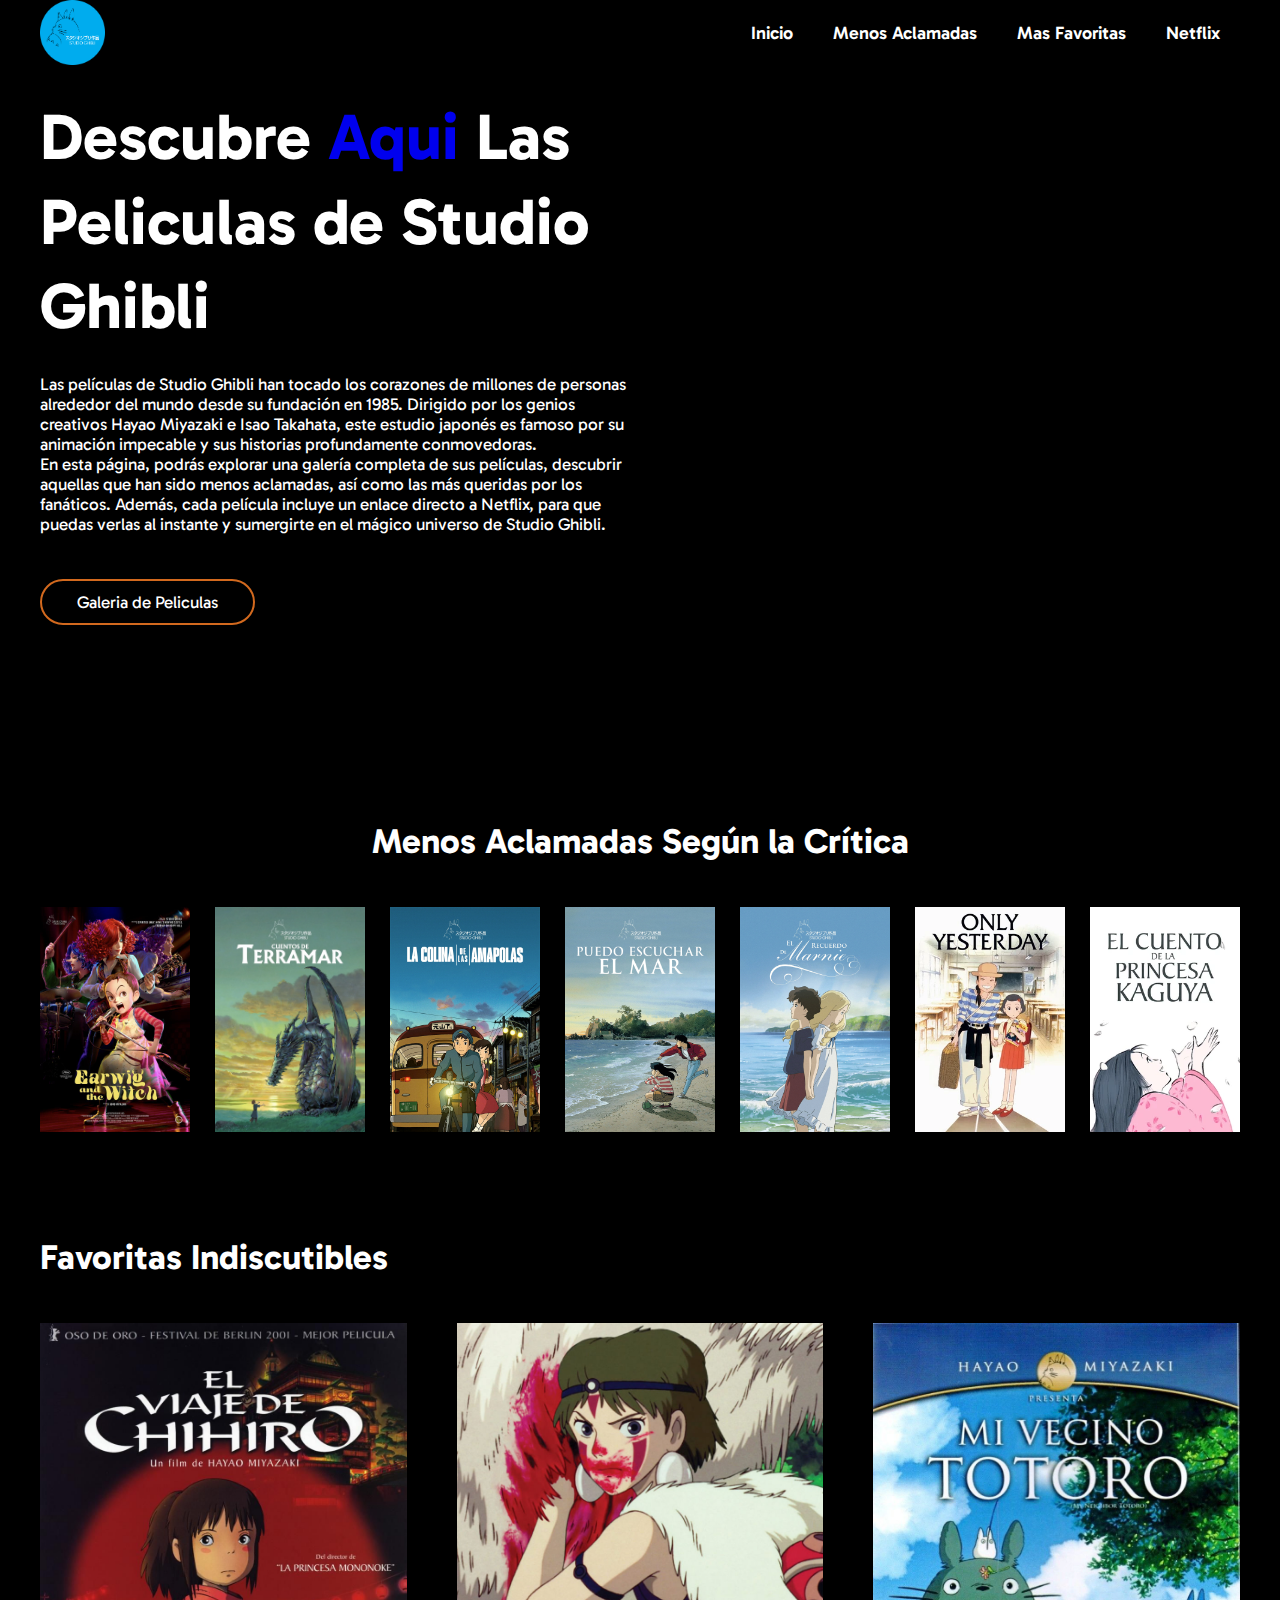
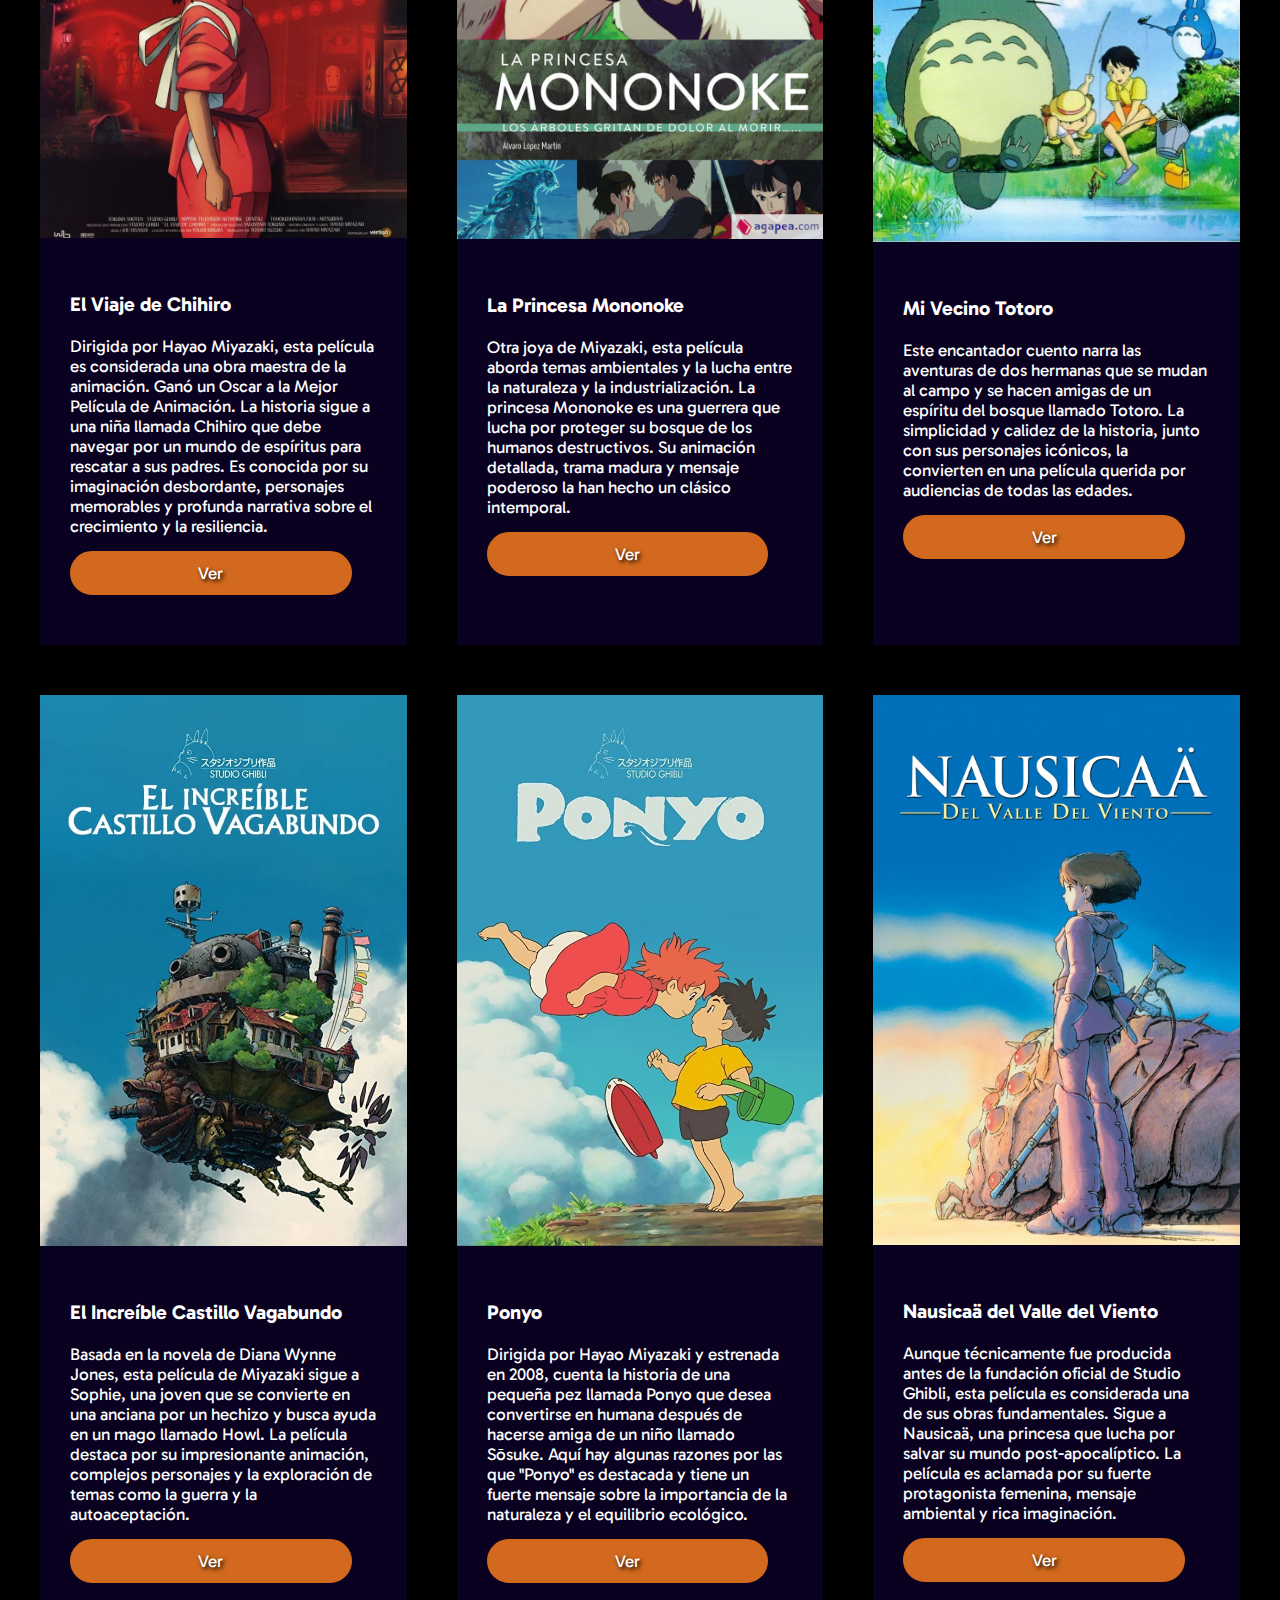
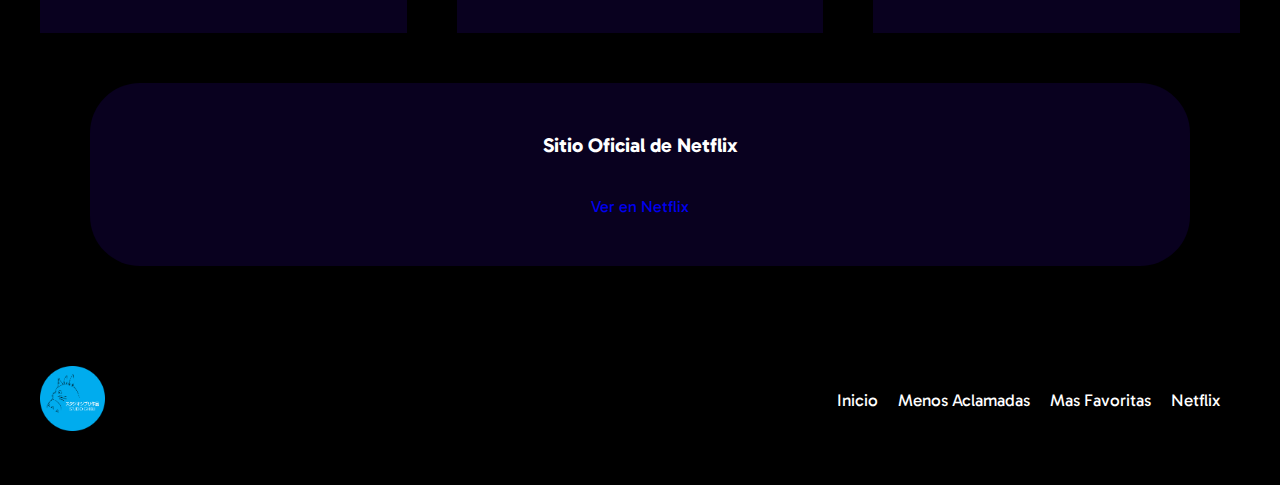
<file: index.html>
<!DOCTYPE html>
<html lang="es">
<head>
    <meta charset="UTF-8">
    <meta name="viewport" content="width=device-width, initial-scale=1.0">
    <link rel="stylesheet" href="primarystyle.css">
    <title>STUDIO GHIBLI PELICULAS</title>
</head>
<body>
    <header id="inicio" class="header">
        <div class="menu container">
            <a href="#inicio" class="logo"><img src="imagenes/logo.png" alt=""></a>
            <input type="checkbox" id="menu"/>
            <label for="menu">
                <img src="imagenes/menu.webp" class="menu-icono" alt="menu">
            </label>
            <nav class="navbar">
                <ul>
                    <li><a href="#inicio">Inicio</a></li>
                    <li><a href="#peores">Menos Aclamadas</a></li>
                    <li><a href="#mejores">Mas Favoritas</a></li>
                    <li><a href="#netflix">Netflix</a></li>
                </ul>
            </nav>
        </div>
        <div class="header-content container">
            <div class="header-txt">
                <h1>Descubre <a href="galeria.html" target="_blank"> Aqui </a> Las Peliculas de Studio Ghibli </h1>
                <p>
                Las películas de Studio Ghibli han tocado los corazones de millones de personas alrededor del mundo desde su fundación en 1985.
                Dirigido por los genios creativos Hayao Miyazaki e Isao Takahata, este estudio japonés es famoso por su animación impecable y sus historias profundamente conmovedoras. <br>
                En esta página, podrás explorar una galería completa de sus películas, descubrir aquellas que han sido menos aclamadas, así como las más queridas por los fanáticos.
                Además, cada película incluye un enlace directo a Netflix, para que puedas verlas al instante y sumergirte en el mágico universo de Studio Ghibli.
                </p>
                <duv class="buttons">
                    <a href="galeria.html" class="btn-1">Galeria de Peliculas</a>
                </duv>
            </div>
        </div>
    </header>

    <section id="peores" class="popular container">
        <h2>Menos Aclamadas Según la Crítica</h2>
        <div class="popular-content">
            <a href="https://www.netflix.com/watch/81316559?trackId=255824129&tctx=0%2C1%2C76140cc8-e321-44bd-bcc9-d4f1295bc391-70121399%2C76140cc8-e321-44bd-bcc9-d4f1295bc391-70121399%7C2%2Cunknown%2C%2C%2CtitlesResults%2C%2CVideo%3A81316559%2CdetailsPagePlayButton"><img src="imagenes/earwig.jpg" alt=""></a>
            <a href="https://www.netflix.com/watch/70142821?trackId=255824129&tctx=0%2C4%2C76140cc8-e321-44bd-bcc9-d4f1295bc391-70289273%2C76140cc8-e321-44bd-bcc9-d4f1295bc391-70289273%7C2%2Cunknown%2C%2C%2CtitlesResults%2C%2CVideo%3A70142821%2CminiDpPlayButton"><img src="imagenes/cuentos.webp" alt=""></a>
            <a href="https://www.netflix.com/watch/70262786?trackId=255824129&tctx=0%2C0%2C76140cc8-e321-44bd-bcc9-d4f1295bc391-70354383%2C76140cc8-e321-44bd-bcc9-d4f1295bc391-70354383%7C2%2Cunknown%2C%2C%2CtitlesResults%2C%2CVideo%3A70262786%2CminiDpPlayButton"><img src="imagenes/amapolas.jpg" alt=""></a>
            <a href="https://www.netflix.com/watch/80158668?trackId=255824129&tctx=0%2C0%2C76140cc8-e321-44bd-bcc9-d4f1295bc391-70380025%2C76140cc8-e321-44bd-bcc9-d4f1295bc391-70380025%7C2%2Cunknown%2C%2C%2CtitlesResults%2C80158668%2CVideo%3A80158668%2CminiDpPlayButton"><img src="imagenes/Puedo_escuchar_el_mar_portada_ESP.webp" alt=""></a>
            <a href="https://www.netflix.com/watch/80036398?trackId=255824129&tctx=0%2C2%2C76140cc8-e321-44bd-bcc9-d4f1295bc391-70537861%2C76140cc8-e321-44bd-bcc9-d4f1295bc391-70537861%7C2%2Cunknown%2C%2C%2CtitlesResults%2C%2CVideo%3A80036398%2CminiDpPlayButton"><img src="imagenes/marnie.jpg" alt=""></a>
            <a href="https://www.netflix.com/watch/80092922?trackId=255824129&tctx=0%2C2%2C76140cc8-e321-44bd-bcc9-d4f1295bc391-70569123%2C76140cc8-e321-44bd-bcc9-d4f1295bc391-70569123%7C2%2Cunknown%2C%2C%2CtitlesResults%2C%2CVideo%3A80092922%2CminiDpPlayButton"><img src="imagenes/RecuerdosDelAyer.webp" alt=""></a>
            <a href="https://www.netflix.com/watch/80013552?trackId=255824129&tctx=0%2C0%2C4d73a3b3-317c-4ad0-a14c-4f7f3bace90a-41987134%2C4d73a3b3-317c-4ad0-a14c-4f7f3bace90a-41987134%7C2%2Cunknown%2C%2C%2CtitlesResults%2C80013552%2CVideo%3A80013552%2CminiDpPlayButton"><img src="imagenes/kaguya.webp" alt=""></a>
        </div>
    </section>

    <main id="mejores" class="product container">
        <h2>Favoritas Indiscutibles</h2>
        <div class="product-content">

            <div class="product-1">
                <img src="imagenes/chihiro.jpg" alt="">
                <div class="product-txt">
                    <h3>El Viaje de Chihiro</h3>
                    <div class="price">
                        <p>Dirigida por Hayao Miyazaki, esta película es considerada una obra maestra de la animación. Ganó un Oscar a la Mejor Película de Animación.
                            La historia sigue a una niña llamada Chihiro que debe navegar por un mundo de espíritus para rescatar a sus padres.
                            Es conocida por su imaginación desbordante, personajes memorables y profunda narrativa sobre el crecimiento y la resiliencia.
                        </p>
                        <a href="https://www.netflix.com/watch/60023642?trackId=255824129&tctx=0%2C0%2C55ed5e81-4785-49a6-9ee4-977392eba2ef-146009320%2C55ed5e81-4785-49a6-9ee4-977392eba2ef-146009320%7C2%2Cunknown%2C%2C%2CtitlesResults%2C%2CVideo%3A60023642%2CminiDpPlayButton" class="btn-2">Ver</a>
                    </div>
                </div>
            </div>
            <div class="product-1">
                <img src="imagenes/mononoke.jpg" alt="">
                <div class="product-txt">
                    <h3>La Princesa Mononoke</h3>
                    <div class="price">
                        <p>Otra joya de Miyazaki, esta película aborda temas ambientales y la lucha entre la naturaleza y la industrialización.
                            La princesa Mononoke es una guerrera que lucha por proteger su bosque de los humanos destructivos. Su animación detallada,
                            trama madura y mensaje poderoso la han hecho un clásico intemporal.
                        </p>
                        <a href="https://www.netflix.com/watch/28630857?trackId=255824129&tctx=0%2C0%2C55ed5e81-4785-49a6-9ee4-977392eba2ef-145986396%2C55ed5e81-4785-49a6-9ee4-977392eba2ef-145986396%7C2%2Cunknown%2C%2C%2CtitlesResults%2C%2CVideo%3A28630857%2CminiDpPlayButton" class="btn-2">Ver</a>
                    </div>
                </div>
            </div>
            <div class="product-1">
                <img src="imagenes/totoro.jpg" alt="">
                <div class="product-txt">
                    <h3>Mi Vecino Totoro</h3>
                    <div class="price">
                        <p>Este encantador cuento narra las aventuras de dos hermanas que se mudan al campo y se hacen amigas de un espíritu del bosque llamado Totoro.
                            La simplicidad y calidez de la historia, junto con sus personajes icónicos, la convierten en una película querida por audiencias de todas las edades.
                        </p>
                        <a href="https://www.netflix.com/watch/60032294?trackId=255824129&tctx=0%2C0%2C55ed5e81-4785-49a6-9ee4-977392eba2ef-145969312%2C55ed5e81-4785-49a6-9ee4-977392eba2ef-145969312%7C2%2Cunknown%2C%2C%2CtitlesResults%2C60032294%2CVideo%3A60032294%2CminiDpPlayButton" class="btn-2">Ver</a>
                    </div>
                </div>
            </div>
            <div class="product-1">
                <img src="imagenes/castillo.jpg" alt="">
                <div class="product-txt">
                    <h3>El Increíble Castillo Vagabundo</h3>
                    <div class="price">
                        <p>Basada en la novela de Diana Wynne Jones, esta película de Miyazaki sigue a Sophie, una joven que se convierte en una anciana por un hechizo y
                            busca ayuda en un mago llamado Howl. La película destaca por su impresionante animación, complejos personajes y la exploración de temas como la
                            guerra y la autoaceptación.
                        </p>
                        <a href="https://www.netflix.com/watch/70028883?trackId=255824129&tctx=0%2C1%2C97666f81-240c-413d-8e33-14adea246428-150705152%2C97666f81-240c-413d-8e33-14adea246428-150705152%7C2%2Cunknown%2C%2C%2CtitlesResults%2C%2CVideo%3A70028883%2CminiDpPlayButton" class="btn-2">Ver</a>
                    </div>
                </div>
            </div>
            <div class="product-1">
                <img src="imagenes/ponyo.jpg" alt="">
                <div class="product-txt">
                    <h3>Ponyo</h3>
                    <div class="price">
                        <p>Dirigida por Hayao Miyazaki y estrenada en 2008, cuenta la historia de una pequeña pez llamada Ponyo que desea convertirse en humana después
                            de hacerse amiga de un niño llamado Sōsuke. Aquí hay algunas razones por las que "Ponyo" es destacada y tiene un fuerte mensaje sobre la 
                            importancia de la naturaleza y el equilibrio ecológico.
                        </p>
                        <a href="https://www.netflix.com/watch/70106454?trackId=255824129&tctx=0%2C0%2C55ed5e81-4785-49a6-9ee4-977392eba2ef-145888720%2C55ed5e81-4785-49a6-9ee4-977392eba2ef-145888720%7C2%2Cunknown%2C%2C%2CtitlesResults%2C%2CVideo%3A70106454%2CminiDpPlayButton" class="btn-2">Ver</a>
                    </div>
                </div>
            </div>
            <div class="product-1">
                <img src="imagenes/valleviento.jpg" alt="">
                <div class="product-txt">
                    <h3>Nausicaä del Valle del Viento</h3>
                    <div class="price">
                        <p>Aunque técnicamente fue producida antes de la fundación oficial de Studio Ghibli, esta película es considerada una de sus obras fundamentales.
                            Sigue a Nausicaä, una princesa que lucha por salvar su mundo post-apocalíptico.
                            La película es aclamada por su fuerte protagonista femenina, mensaje ambiental y rica imaginación.
                        </p>
                        <a href="https://www.netflix.com/watch/70019062?trackId=255824129&tctx=0%2C0%2C55ed5e81-4785-49a6-9ee4-977392eba2ef-146055412%2C55ed5e81-4785-49a6-9ee4-977392eba2ef-146055412%7C2%2Cunknown%2C%2C%2CtitlesResults%2C70019062%2CVideo%3A70019062%2CminiDpPlayButton" class="btn-2">Ver</a>
                    </div>
                </div>
            </div>

        </div>
    </main>

    <section id="netflix" class="contact container">
        <div class="contact-content">
            <h3>Sitio Oficial de Netflix</h3>
            <a href="https://www.netflix.com/browse/genre/81227213" target="_blank">Ver en Netflix</a>
        </div>
    </section>

    <footer class="footer container">
        <div class="link">
            <a href="#" class="logo"><img src="imagenes/logo.png" alt=""></a>
        </div>
        <div class="link">
            <ul>
                <li><a href="#inicio">Inicio</a></li>
                <li><a href="#peores">Menos Aclamadas</a></li>
                <li><a href="#mejores">Mas Favoritas</a></li>
                <li><a href="#netflix">Netflix</a></li>
            </ul>
        </div>
    </footer>
</body>
</html>
</file>
<file: primarystyle.css>
@import url('https://fonts.googleapis.com/css2?family=Abel&family=Caveat:wght@400..700&family=Dosis:wght@200..800&family=DynaPuff:wght@400..700&family=Gabarito:wght@400..900&family=Kanit&family=Parkinsans:wght@300..800&family=Playfair+Display:ital,wght@0,400..900;1,400..900&family=Sarina&display=swap');
*{
    margin: 0;
    padding: 0;
    box-sizing: border-box;
    text-decoration: none;
    list-style: none;
}
body{
    font-family: "Gabarito", sans-serif;
    background-color: black;
}
img{
    max-width: 100%;
}
.container{
    max-width: 1200px;
    margin: 0 auto;
}
.header{
    background-image: url(https://wallpaperset.com/w/full/8/c/5/444570.jpg);
    background-position: center center;
    background-repeat: no-repeat;
    background-size: cover;
    display: flex;
    align-items: center;
    min-height: 80vh;
    padding: 80px 0;
}
.menu{
    position: absolute;
    top: 0;
    left: 0;
    right: 0;
    display: flex;
    align-items: center;
    justify-content: space-between;
}
.logo {
    height: 65px;
    width: 65px;
    text-transform: uppercase;
}
.menu .navbar ul li {
    position: relative;
    float: left;
}
.menu .navbar ul li a {
    font-size: 18px;
    text-shadow: 2px 2px 4px rgba(0, 0, 0, 2);
    padding: 20px;
    color: white;
    font-weight: 600;
    display: block;
}
.menu .navbar ul li a:hover{
    color: brown;
}
#menu{
    display: none;
}
.menu-icono{
    width: 65px;
}
.menu label{
    cursor: pointer;
    display: none;
}
.header-content{
    display: flex;
}
.header-txt{
    flex-basis: 50%;
}
.header-txt h1 {
    font-size: 65px;
    color: white;
    text-shadow: 2px 2px 4px rgba(0, 0, 0, 2);
    line-height: 1.3;
    margin-bottom: 25px;
}
.header-txt span {
    color: brown;
}
.header-txt p {
    font-size: 17px;
    color: white;
    text-shadow: 2px 2px 4px rgba(0, 0, 0, 2);
    margin-bottom: 45px;
}
.buttons {
    display: flex;
}
.btn-1, .btn-2, .btn-3 {
    display: inline-block;
    padding: 11px 35px;
    border: 2px solid chocolate;
    border-radius: 25px;
    margin-right: 25px;
    font-size: 17px;
    color: white;
    text-shadow: 2px 2px 4px rgba(0, 0, 0, 2);
}
.btn-1:hover{
    color: brown;
}
.popular {
    padding: 100px 0;
    text-align: center;
}
h2 {
    color: white;
    font-size: 35px;
    margin-bottom: 45px;
}
.popular-content{
    display: flex;
    justify-content: space-between;
}
.popular-content img {
    width: 150px;
}
.popular-content img:hover {
    transform: scale(1.2);
}
.product-content{
    display: grid;
    grid-template-columns: repeat(3, 1fr);
    gap: 50px;
}
.product-1 {
    background-color: rgb(9, 1, 31);
}
.product-txt {
    padding: 50px 30px;
}
h3 {
    font-size: 20px;
    color: white;
    margin-bottom: 20px;
}
.price {
    color: white;
}
.price p {
    font-size: 17px;
}
.btn-2 {
    margin-top: 15px;
    padding: 10px 25px;
    background-color: chocolate;
    display: flex;
    justify-content: center;
}
.contact {
    padding: 50px;
}
.contact-content { 
    display: flex; 
    flex-direction: column; 
    align-items: center; /* Centra los elementos horizontalmente */ 
    justify-content: center; /* Centra los elementos verticalmente */ 
    background-color: rgb(9, 1, 31); 
    text-align: center; 
    padding: 50px; 
    border-radius: 50px; 
} 
.contact-content a { 
    display: inline-block; 
    margin-top: 20px; 
    text-align: center; /* Centra el texto dentro del enlace */
} 
.footer {
    display: flex;
    justify-content: space-between;
    align-items: center;
    padding: 50px 0;
}

.link ul {
    display: flex;
}
.link ul li > a {
    font-size: 17px;
    color: white;
    margin-right: 20px;
}
.link ul li > a:hover{
    color: brown;
}
.logo img {
    height: 65px;
    width: 65px;
    text-transform: uppercase;
}
@media(max-width:991px) {
    .menu {
        padding: 20px;
    }
    .menu label {
        display: initial;
    }
    .menu .navbar {
        position: absolute;
        top: 100%;
        left: 0;
        right: 0;
        background-color: chocolate;
        display: none;
    }
    .menu .navbar ul li a:hover {
        color: darkblue;
    }
    .menu .navbar ul li {
        width: 100%;
    }
    #menu:checked ~ .navbar {
        display: initial;
    }
    .header {
        min-height: 0vh;
        padding: 80px 30px 50px 30px;
    }
    .header-txt{
        text-align: center;
        flex-basis: 100%;
    }
    .header-txt h1 {
        font-size: 50px;
        margin-bottom: 15px;
    }
    .buttons {
        justify-content: center;
    }
    .btn-1:last-of-type {
        margin-right: 0;
    }
    .popular {
        display: none;
    }
    .product {
        padding: 30px;
    }
    .product-content {
        grid-template-columns: repeat(1,1fr);
        gap: 30px;
    }
    .product-1 img {
        width: 100%;
    }
    .contact-content { 
        display: flex; 
        flex-direction: column; 
        align-items: center; /* Centra los elementos horizontalmente */ 
        justify-content: center; /* Centra los elementos verticalmente */ 
        text-align: center; 
        padding: 50px; 
        border-radius: 50px; 
    } 
    .contact-content a { 
        display: inline-block; 
        margin-top: 20px; 
        text-align: center; /* Centra el texto dentro del enlace */ 
        box-sizing: border-box; /* Incluye el padding y borde en el ancho total */ 
    }
    .footer {
        flex-direction: column;
        text-align: center;
    }
    .link ul {
        margin-top: 20px;
    }
}
</file>
